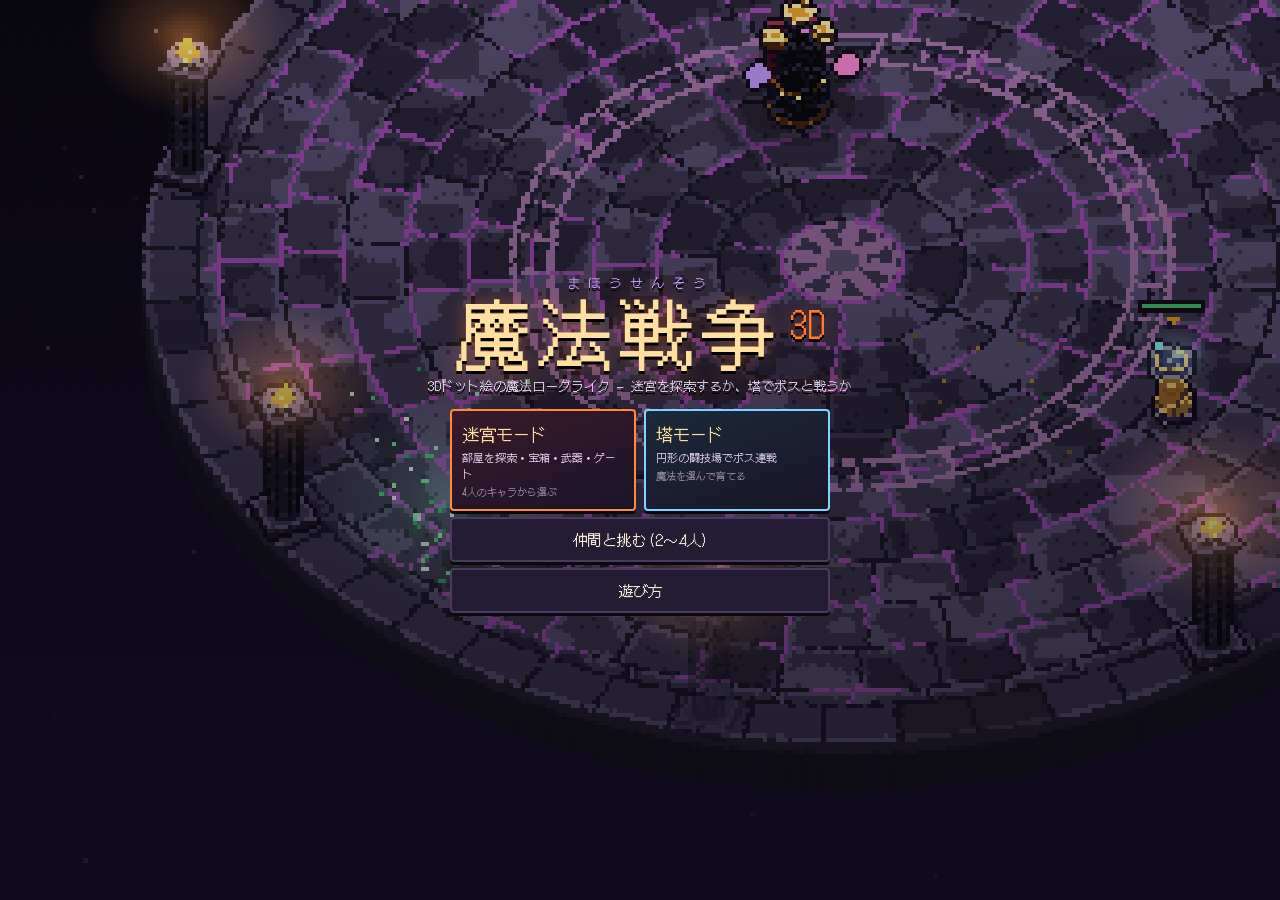
<file: index.html>
<!doctype html>
<html lang="ja">
<head>
<meta charset="utf-8">
<meta name="viewport" content="width=device-width, initial-scale=1, viewport-fit=cover, user-scalable=no">
<title>魔法戦争 3D</title>
<meta name="description" content="魔法だけで塔の10層を登る、3Dドット絵のローグライク。ソロ / 2〜4人協力。">
<meta name="theme-color" content="#0c0a14">
<meta name="apple-mobile-web-app-capable" content="yes">
<meta name="mobile-web-app-capable" content="yes">
<meta name="apple-mobile-web-app-status-bar-style" content="black-translucent">
<meta name="apple-mobile-web-app-title" content="魔法戦争3D">
<link rel="manifest" href="manifest.webmanifest">
<link rel="icon" href="icons/icon-192.png">
<link rel="apple-touch-icon" href="icons/icon-180.png">
<link rel="preconnect" href="https://fonts.googleapis.com">
<link href="https://fonts.googleapis.com/css2?family=DotGothic16&display=swap" rel="stylesheet">
<link rel="stylesheet" href="style.css">
</head>
<body>
<div id="stage">
  <canvas id="game"></canvas>
  <div id="vignette"></div>
  <div id="hud" class="hidden"></div>
  <div id="banners"></div>
  <div id="ui"></div>
  <div id="rotate">横向きにすると遊びやすくなります</div>
</div>
<script type="module" src="src/main.js"></script>
</body>
</html>
</file>
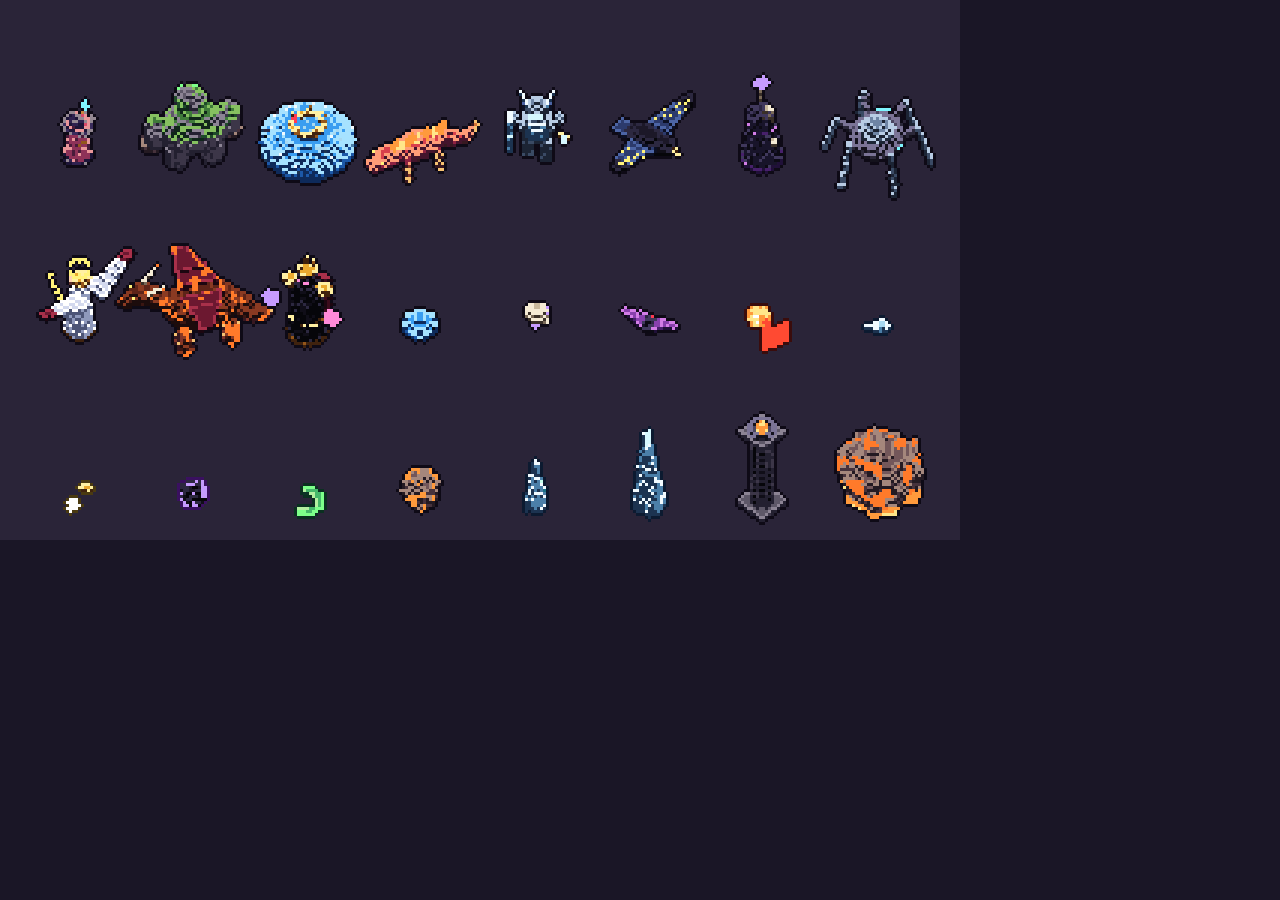
<file: tools/lab.html>
<!doctype html>
<html><head><meta charset="utf-8"><title>Model lab</title>
<style>body{margin:0;background:#1a1626}canvas{image-rendering:pixelated;width:960px;height:540px}</style></head>
<body><canvas id="c" width="320" height="180"></canvas>
<script type="module">
import { Stacker } from "../src/render/voxel.js";
import { model } from "../src/render/models.js";
const c = document.getElementById("c"), g = c.getContext("2d");
const st = new Stacker(+(new URLSearchParams(location.search).get("p") || .85));
const names = [["mage", "#d8486a"], ["golem"], ["slime"], ["salamander"], ["iceknight"], ["raven"], ["necro"], ["mech"], ["angel"], ["drake"], ["warlord"], ["m_slime"], ["m_skull"], ["m_bat"], ["p_fireball"], ["p_ice"], ["p_holy"], ["p_shadow"], ["p_wind"], ["p_rock"], ["spike"], ["crystal"], ["pillar", "stone"], ["p_meteor_big"]];
let t = 0;
function draw() {
  t += .01; g.fillStyle = "#2a2438"; g.fillRect(0, 0, 320, 180);
  names.forEach(([n, a], i) => {
    const m = model(n, a), s = st.sprite(m, Math.floor(t * 8) % m.frames.length, t + i);
    const x = 26 + (i % 8) * 38, y = 52 + Math.floor(i / 8) * 58;
    g.drawImage(s.c, Math.round(x - s.ax), Math.round(y - s.ay));
  });
  requestAnimationFrame(draw);
}
draw();
</script></body></html>
</file>
<file: style.css>
:root { --ink: #f2e8d8; --dim: #9a8fa8; --bg: #0c0a14; --panel: rgba(18, 14, 30, .92); --line: #4a3a5c; --gold: #ffd060; }
* { box-sizing: border-box; -webkit-tap-highlight-color: transparent; }
html, body { margin: 0; height: 100%; background: var(--bg); color: var(--ink); font-family: "DotGothic16", system-ui, "Hiragino Sans", sans-serif; overflow: hidden; overscroll-behavior: none; user-select: none; -webkit-user-select: none; }
#stage { position: fixed; inset: 0; touch-action: none; }
#game { position: absolute; left: 0; top: 0; image-rendering: pixelated; image-rendering: crisp-edges; }
#vignette { position: absolute; inset: 0; pointer-events: none; box-shadow: inset 0 0 80px rgba(255, 30, 40, .0); }
#vignette.hit { animation: hit .45s ease-out; }
@keyframes hit { from { box-shadow: inset 0 0 90px rgba(255, 30, 40, .65); } to { box-shadow: inset 0 0 90px rgba(255, 30, 40, 0); } }
#rotate { display: none; }
@media (orientation: portrait) and (max-width: 700px) { #rotate { display: block; position: absolute; left: 0; right: 0; top: calc(env(safe-area-inset-top) + 6px); text-align: center; font-size: 11px; color: var(--dim); pointer-events: none; } }

button { font: inherit; color: inherit; }
.btn { display: block; width: 100%; margin: 6px 0; padding: 10px 14px; background: #241c34; border: 2px solid var(--line); border-radius: 4px; color: var(--ink); font-size: 15px; cursor: pointer; box-shadow: 0 3px 0 #0a0810; }
.btn:hover { border-color: #8a6ab0; }
.btn:active { transform: translateY(2px); box-shadow: 0 1px 0 #0a0810; }
.btn.primary { background: #5a2a1c; border-color: #ff8a3a; color: #ffe8b0; }
.btn.off { opacity: .4; pointer-events: none; }
.link { background: none; border: 0; color: var(--gold); text-decoration: underline; cursor: pointer; margin-left: 10px; }

#ui { position: absolute; inset: 0; display: none; align-items: center; justify-content: center; padding: max(12px, env(safe-area-inset-top)) 16px max(12px, env(safe-area-inset-bottom)); overflow-y: auto; }
#ui.show { display: flex; }
.panel { width: min(640px, 100%); max-height: 100%; overflow-y: auto; background: var(--panel); border: 2px solid var(--line); border-radius: 6px; padding: 14px 16px; box-shadow: 0 8px 0 rgba(0, 0, 0, .4); margin: auto; }
.panel h2 { margin: 0 0 8px; font-size: 20px; color: var(--gold); font-weight: normal; }
.panel h3 { margin: 12px 0 6px; font-size: 15px; font-weight: normal; color: #e8d8ff; }
.panel h3 small { color: var(--dim); font-size: 11px; margin-left: 6px; }
.panel h3.warn { color: #ff9a6a; }
.note { color: var(--dim); font-size: 12px; margin: 4px 0; }
.msg { color: #ffb08a; font-size: 13px; }
label { display: block; font-size: 12px; color: var(--dim); margin: 6px 0; }
input { display: block; width: 100%; margin-top: 4px; padding: 9px 10px; font: inherit; font-size: 16px; background: #0e0a18; color: var(--ink); border: 2px solid var(--line); border-radius: 4px; }
input.code { text-transform: uppercase; letter-spacing: 4px; }
.row { display: flex; gap: 8px; align-items: center; }
.row input { flex: 1; margin: 0; }
.row .btn { width: auto; white-space: nowrap; }

#ui.title { flex-direction: column; justify-content: center; gap: 8px; background: linear-gradient(180deg, rgba(8, 6, 14, .2), rgba(8, 6, 14, .55)); }
.logo { text-align: center; text-shadow: 0 3px 0 #000, 0 0 18px rgba(255, 120, 40, .45); }
.logo h1 { margin: 0; font-size: clamp(40px, 9vw, 76px); font-weight: normal; letter-spacing: 6px; color: #ffe0a0; line-height: 1.05; }
.logo h1 span { font-size: .45em; color: #ff7a2a; margin-left: 8px; vertical-align: super; letter-spacing: 1px; }
.logo-sub { color: #c8a0ff; letter-spacing: 8px; font-size: 13px; }
.logo p { margin: 4px 0 0; font-size: 13px; color: #e0d0f0; }
.menu { width: min(300px, 86vw); }
.foot { font-size: 12px; color: var(--dim); text-shadow: 0 1px 0 #000; }
@media (max-height: 430px) { .logo h1 { font-size: 40px; } .menu .btn { padding: 7px 12px; margin: 4px 0; } .logo p { display: none; } }

.howto { padding-left: 18px; font-size: 13px; line-height: 1.6; }
.keys { font-size: 12px; border-collapse: collapse; margin: 6px 0; width: 100%; }
.keys th { text-align: left; color: var(--gold); font-weight: normal; padding: 3px 8px 3px 0; white-space: nowrap; }
.keys td { color: #ddd; padding: 3px 0; }

.roomcode { font-size: 40px; letter-spacing: 10px; text-align: center; color: #ffe0a0; background: #0e0a18; border: 2px dashed var(--line); padding: 6px; margin: 6px 0; user-select: text; -webkit-user-select: text; }
.plist { display: flex; flex-wrap: wrap; gap: 6px; margin: 8px 0; }
.pl { border: 2px solid; padding: 4px 10px; border-radius: 4px; font-size: 13px; display: flex; align-items: center; gap: 6px; }
.pl i { width: 10px; height: 10px; display: inline-block; }

.floorhead { text-align: center; border-bottom: 2px solid var(--line); padding-bottom: 8px; }
.floorhead .fl { font-size: 26px; color: var(--gold); }
.floorhead .fl small { font-size: 13px; color: var(--dim); }
.floorhead .place { font-size: 13px; }
.floorhead .weak { font-size: 11px; color: #ffb08a; margin-top: 2px; }
.cards { display: grid; grid-template-columns: repeat(3, 1fr); gap: 8px; }
@media (max-width: 520px) { .cards { grid-template-columns: 1fr; } }
.card { text-align: left; background: #1a1428; border: 2px solid #3a2e4c; border-left: 6px solid var(--c, #888); border-radius: 4px; padding: 8px; cursor: pointer; color: var(--ink); display: flex; flex-direction: column; gap: 4px; }
.card:hover { border-color: #6a5a80; border-left-color: var(--c); }
.card.sel { border-color: var(--gold); border-left-color: var(--c); background: #2a2034; box-shadow: 0 0 0 2px rgba(255, 208, 96, .25); }
.card.t2 { background: linear-gradient(160deg, #241a34, #1a1428); }
.card.ult { background: linear-gradient(160deg, #3a1a2a, #1a1428); }
.ct { display: flex; justify-content: space-between; align-items: center; }
.ct .el { color: var(--c); font-size: 16px; font-weight: normal; }
.tier { font-size: 10px; color: #0c0a14; background: var(--c); padding: 1px 5px; border-radius: 2px; }
.cn { font-size: 15px; }
.cd { font-size: 11px; color: #c8bcd8; line-height: 1.4; }
.cs { font-size: 10px; color: var(--dim); display: flex; justify-content: space-between; gap: 6px; flex-wrap: wrap; }
.cs .rk { color: var(--gold); }
.card.rw .cn { color: var(--gold); }
.slots { display: grid; grid-template-columns: repeat(2, 1fr); gap: 6px; }
.slot { background: #1a1428; border: 2px solid #3a2e4c; border-left: 5px solid var(--c); padding: 7px; text-align: left; cursor: pointer; border-radius: 4px; color: var(--ink); font-size: 13px; }
.slot b { color: var(--c); font-weight: normal; margin-right: 6px; }
.slot.sel { border-color: #ff6a4a; background: #3a1a1a; }
.owned { font-size: 11px; color: var(--dim); margin: 8px 0 2px; display: flex; flex-wrap: wrap; gap: 8px; }
.wait { display: flex; gap: 6px; flex-wrap: wrap; justify-content: center; margin-top: 8px; }
.wait span { border: 2px solid; padding: 2px 8px; font-size: 12px; border-radius: 3px; opacity: .6; }
.wait span.ok { opacity: 1; }
h2.win { color: #ffe08a; text-align: center; }
h2.lose { color: #ff6a6a; text-align: center; }

/* ── HUD ── */
#hud { position: absolute; inset: 0; pointer-events: none; }
#hud.hidden { display: none; }
#hud button { pointer-events: auto; }
.boss { position: absolute; top: max(6px, env(safe-area-inset-top)); left: 50%; transform: translateX(-50%); width: min(420px, 52vw); text-align: center; }
.bn { font-size: 13px; text-shadow: 0 2px 0 #000; }
.bar { position: relative; height: 10px; background: #1a0a12; border: 2px solid #000; margin-top: 2px; }
.bar i { position: absolute; left: 0; top: 0; bottom: 0; }
.bar .bd { background: #ffe0a0; width: 100%; }
.bar .bf { background: linear-gradient(#ff6a4a, #c02a2a); z-index: 1; width: 100%; }
.boss.p2 .bf { background: linear-gradient(#ff3a8a, #900a4a); }
.party { position: absolute; top: max(6px, env(safe-area-inset-top)); left: max(8px, env(safe-area-inset-left)); display: flex; flex-direction: column; gap: 3px; }
.pm { font-size: 11px; text-shadow: 0 1px 0 #000; width: 110px; }
.pm.me { width: 150px; font-size: 13px; }
.pm .hp { height: 6px; background: #1a0a12; border: 1px solid #000; }
.pm.me .hp { height: 9px; border-width: 2px; }
.pm .hp i { display: block; height: 100%; background: linear-gradient(#7aff9a, #2a9a4a); }
.pm.down { opacity: .45; }
.pause { position: absolute; top: max(6px, env(safe-area-inset-top)); right: max(8px, env(safe-area-inset-right)); display: flex; gap: 6px; }
.pause button { width: 34px; height: 34px; background: rgba(20, 14, 32, .8); border: 2px solid var(--line); border-radius: 4px; cursor: pointer; }
.floortag { position: absolute; top: calc(max(6px, env(safe-area-inset-top)) + 34px); left: 50%; transform: translateX(-50%); font-size: 10px; color: var(--dim); }
.pad { position: absolute; right: max(10px, env(safe-area-inset-right)); bottom: max(10px, env(safe-area-inset-bottom)); display: flex; align-items: flex-end; gap: 8px; }
.spells { display: grid; grid-template-columns: repeat(2, 58px); gap: 6px; }
.sp, .ultb, .dashb { position: relative; overflow: hidden; background: rgba(20, 14, 32, .82); border: 2px solid var(--c, #6a5a80); border-radius: 50%; color: var(--ink); cursor: pointer; touch-action: none; display: flex; flex-direction: column; align-items: center; justify-content: center; line-height: 1; }
.sp { width: 58px; height: 58px; }
.sp.t2 { box-shadow: 0 0 8px var(--c); }
.sp b { font-size: 20px; color: var(--c); font-weight: normal; z-index: 1; }
.sp small { font-size: 8px; margin-top: 3px; z-index: 1; max-width: 54px; overflow: hidden; white-space: nowrap; }
.sp .cdv { position: absolute; left: 0; right: 0; bottom: 0; height: 0; background: rgba(0, 0, 0, .6); }
.sp.cool b { opacity: .5; }
.key { position: absolute; top: 3px; right: 9px; font-size: 9px; color: var(--dim); font-style: normal; }
.touch .key { display: none; }
.ultb { width: 84px; height: 84px; border-width: 3px; background: radial-gradient(circle, rgba(20, 14, 32, .95) 55%, transparent 56%), conic-gradient(var(--c) var(--p, 0deg), rgba(40, 30, 60, .9) 0); }
.ultb b { font-size: 16px; }
.ultb small { font-size: 8px; margin-top: 3px; max-width: 70px; text-align: center; }
.ultb.ready { animation: pulse .8s infinite alternate; border-color: #fff; }
.ultb.ready b { color: var(--c); }
@keyframes pulse { from { box-shadow: 0 0 6px var(--c); } to { box-shadow: 0 0 24px var(--c), 0 0 4px #fff; } }
.dashb { width: 54px; height: 54px; font-size: 13px; --c: #8a7aa0; }
.dashb.cool { opacity: .5; }
#hud.dead .pad { opacity: .3; }
.stick { position: absolute; width: 96px; height: 96px; margin: -48px 0 0 -48px; border: 2px solid rgba(255, 255, 255, .25); border-radius: 50%; display: none; }
.stick.on { display: block; }
.stick i { position: absolute; left: 30px; top: 30px; width: 32px; height: 32px; border-radius: 50%; background: rgba(255, 255, 255, .35); }
@media (max-height: 430px) { .sp { width: 50px; height: 50px; } .spells { grid-template-columns: repeat(2, 50px); } .ultb { width: 72px; height: 72px; } .dashb { width: 48px; height: 48px; } }

#banners { position: absolute; inset: 0; pointer-events: none; display: flex; flex-direction: column; align-items: center; justify-content: center; }
.banner { font-size: 18px; padding: 6px 18px; background: rgba(10, 6, 18, .75); border-top: 2px solid var(--gold); border-bottom: 2px solid var(--gold); animation: ban 2.2s forwards; text-shadow: 0 2px 0 #000; }
.banner.big { font-size: 22px; }
.banner.red { border-color: #ff4a4a; color: #ffb0a0; }
@keyframes ban { 0% { opacity: 0; transform: scaleX(.3); } 10% { opacity: 1; transform: none; } 80% { opacity: 1; } 100% { opacity: 0; } }
.ultcard { position: absolute; left: 0; right: 0; top: 30%; text-align: center; animation: ultc 2.4s forwards; }
.ultcard small { display: block; font-size: 13px; letter-spacing: 8px; color: #fff; text-shadow: 0 2px 0 #000; }
.ultcard div { display: inline-block; font-size: clamp(28px, 6vw, 52px); color: #fff; padding: 2px 28px; letter-spacing: 4px; background: linear-gradient(90deg, transparent, rgba(0, 0, 0, .7) 20%, rgba(0, 0, 0, .7) 80%, transparent); text-shadow: 0 0 12px var(--c), 0 0 24px var(--c), 0 3px 0 #000; }
@keyframes ultc { 0% { opacity: 0; transform: translateX(-60px); } 15% { opacity: 1; transform: none; } 70% { opacity: 1; transform: translateX(10px); } 100% { opacity: 0; transform: translateX(60px); } }
.pausemenu { position: absolute; width: min(300px, 90%); }
.modes { display: grid; grid-template-columns: 1fr 1fr; gap: 8px; margin: 6px 0; }
.mode { display: flex; flex-direction: column; gap: 3px; text-align: left; padding: 10px; background: linear-gradient(160deg, #3a1a2a, #1a1428); border: 2px solid #ff8a3a; border-radius: 4px; cursor: pointer; color: var(--ink); box-shadow: 0 3px 0 #0a0810; }
.mode:nth-child(2) { background: linear-gradient(160deg, #1a2a3a, #1a1428); border-color: #7cd4ff; }
.mode b { font-size: 17px; font-weight: normal; color: #ffe0a0; }
.mode small { font-size: 11px; color: #e0d0f0; }
.mode i { font-size: 10px; color: var(--dim); font-style: normal; }
.menu { width: min(380px, 90vw); }
select { font: inherit; font-size: 15px; padding: 9px; background: #0e0a18; color: var(--ink); border: 2px solid var(--line); border-radius: 4px; }
.cards.chars { grid-template-columns: repeat(4, 1fr); }
@media (max-width: 720px) { .cards.chars { grid-template-columns: repeat(2, 1fr); } }
.card.char .cn small { font-size: 10px; color: var(--dim); }
.sk { font-size: 11px; color: #e0d6ee; }
.sk span { font-size: 9px; padding: 0 4px; margin-right: 4px; border-radius: 2px; color: #0c0a14; background: #c8bcd8; }
.sk span.t1 { background: #8fd0ff; } .sk span.t2 { background: #ffb060; } .sk span.t3 { background: #ff6aa0; }
.sk:first-of-type span { background: none; color: #c8bcd8; padding: 0; }
.boss.hidden { display: none; }
.mini { position: absolute; top: calc(max(6px, env(safe-area-inset-top)) + 40px); right: max(8px, env(safe-area-inset-right)); width: 92px; height: 80px; border: 2px solid var(--line); image-rendering: pixelated; }
.pm .lv { display: block; font-size: 9px; font-style: normal; }
.pm .xp { height: 2px; background: #1a0a12; margin-top: 1px; }
.pm .xp i { display: block; height: 100%; background: #ffd060; }
.sp.atk { width: 70px; height: 70px; grid-column: span 2; justify-self: center; }
.sp.atk b { font-size: 16px; color: #fff; }
.toast { font-size: 13px; padding: 4px 12px; margin-top: 4px; background: rgba(10, 6, 18, .8); border: 1px solid #4a3a5c; text-shadow: 0 1px 0 #000; animation: ban 1.8s forwards; position: relative; top: 70px; }
</file>
